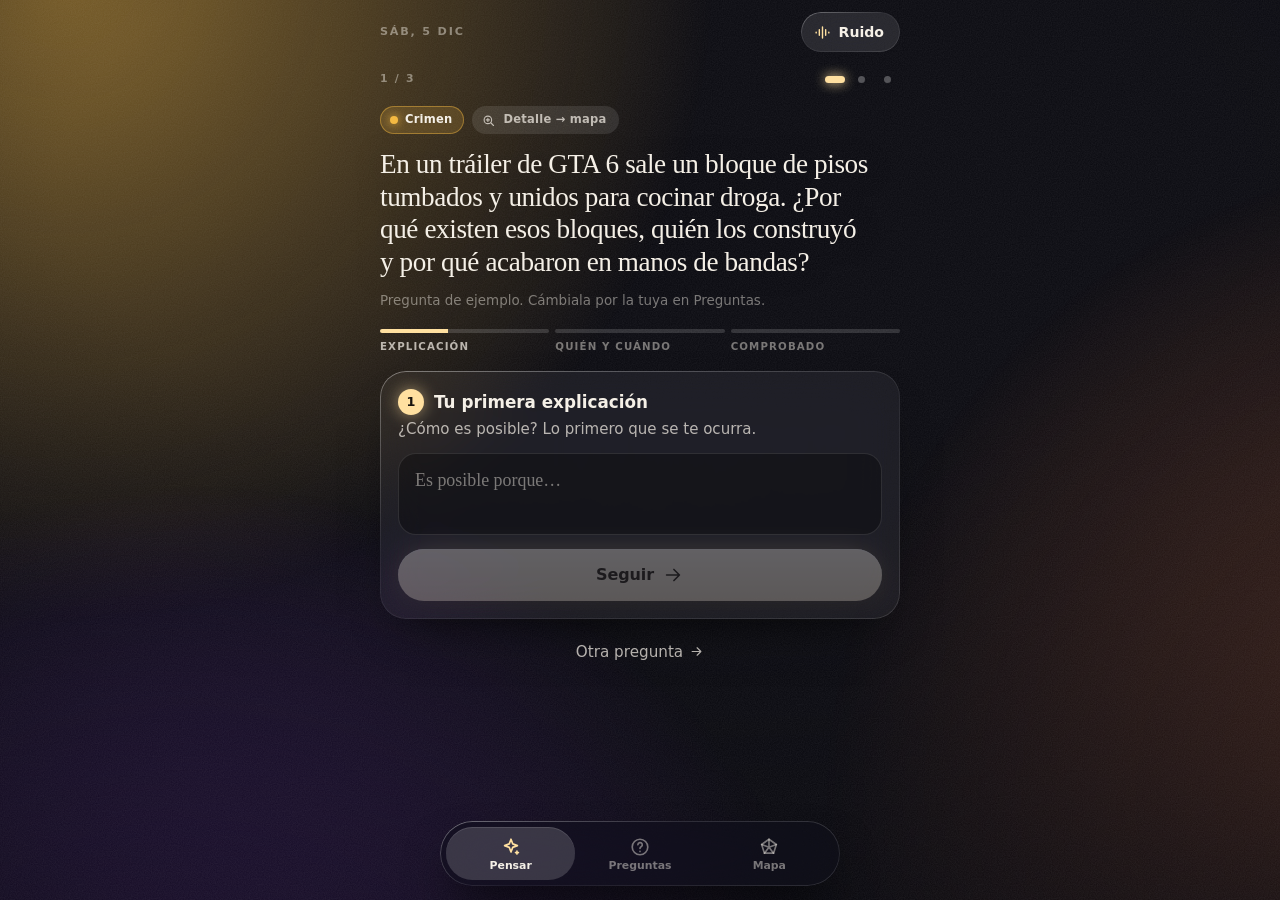
<file: index.html>
<!doctype html>
<html lang="es">
<head>
<meta charset="utf-8">
<meta name="viewport" content="width=device-width, initial-scale=1, viewport-fit=cover">
<title>Pensador</title>
<meta name="description" content="Preguntas vivas, hipótesis y mapa de lo que sé.">
<meta name="theme-color" content="#0a0a10">
<meta name="color-scheme" content="dark">
<link rel="manifest" href="manifest.webmanifest">
<link rel="icon" href="icons/icon-192.png">
<link rel="apple-touch-icon" href="icons/apple-touch-icon.png">
<meta name="apple-mobile-web-app-capable" content="yes">
<meta name="mobile-web-app-capable" content="yes">
<meta name="apple-mobile-web-app-title" content="Pensador">
<meta name="apple-mobile-web-app-status-bar-style" content="black-translucent">
<link rel="stylesheet" href="style.css">
</head>
<body>
<div id="aurora" aria-hidden="true"><i></i><i></i><i></i></div>
<div id="app"></div>
<nav id="tabs" class="tabs hair" aria-label="Secciones"></nav>
<div id="sheet" hidden></div>
<div id="toast" role="status" aria-live="polite"></div>
<input type="file" id="imp" accept="application/json,.json" hidden>
<noscript>Pensador necesita JavaScript.</noscript>
<script src="app.js"></script>
</body>
</html>
</file>
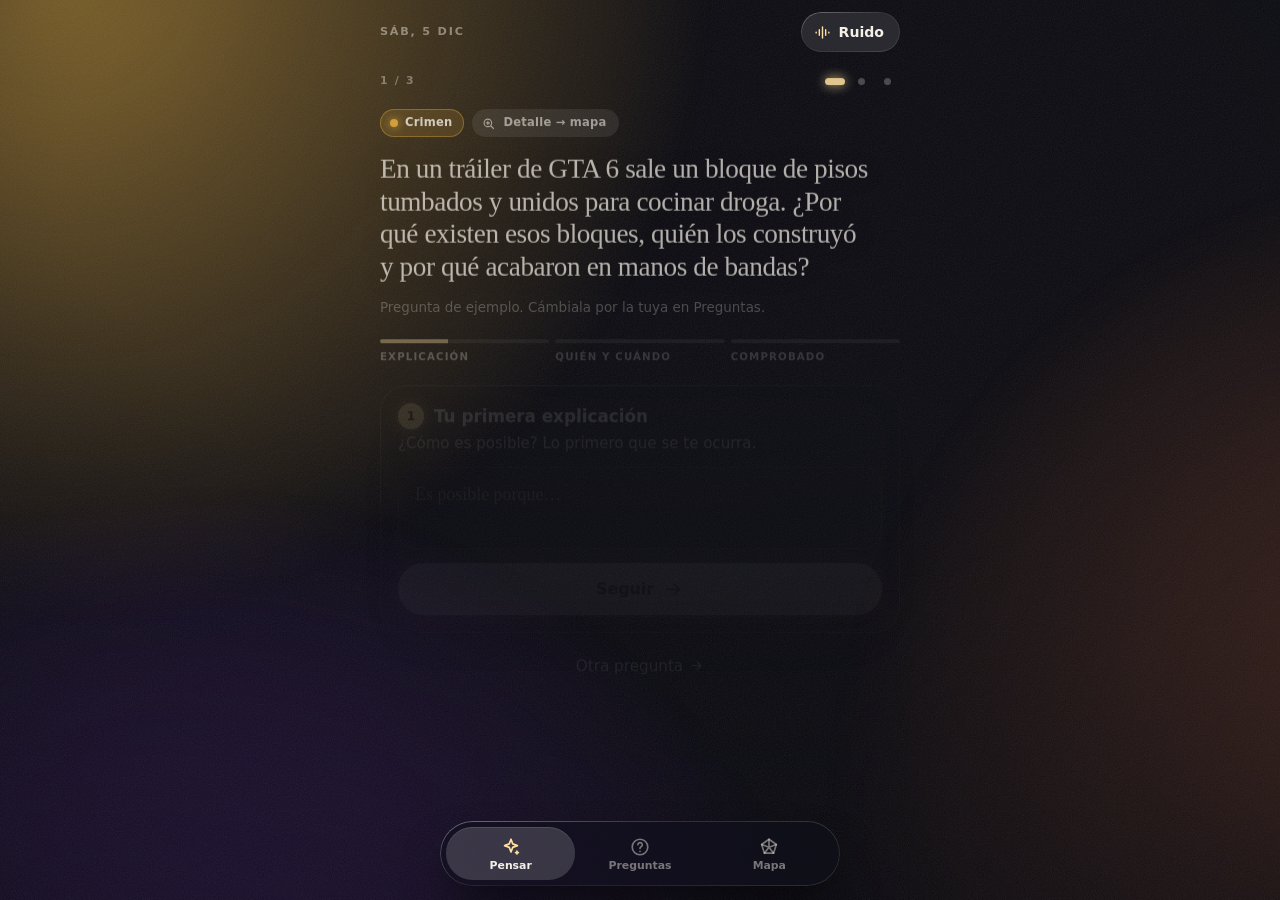
<file: actualizar.html>
<!doctype html>
<html lang="es">
<head>
<meta charset="utf-8">
<meta name="viewport" content="width=device-width, initial-scale=1">
<meta name="color-scheme" content="dark">
<title>Actualizando Pensador</title>
</head>
<body style="margin:0;background:#0a0a10;color:#f5f0e7;font:17px/1.5 -apple-system,system-ui,sans-serif;display:grid;place-items:center;min-height:100vh;text-align:center;padding:24px">
<p id="m">Actualizando Pensador…</p>
<script>
// Borra la copia guardada de la app y la vuelve a descargar. No toca tus preguntas.
(async () => {
  try {
    for (const r of await navigator.serviceWorker.getRegistrations()) await r.unregister();
    for (const k of await caches.keys()) await caches.delete(k);
  } catch (e) { /* ignorar */ }
  document.getElementById('m').textContent = 'Listo. Abriendo…';
  setTimeout(() => location.replace('./?u=' + Date.now()), 600);
})();
</script>
</body>
</html>
</file>
<file: style.css>
:root {
  --bg: #0a0a10;
  --ink: #f5f0e7;
  --ink-2: rgba(245, 240, 231, .72);
  --ink-3: rgba(245, 240, 231, .46);
  --glass: rgba(255, 255, 255, .055);
  --glass-2: rgba(255, 255, 255, .10);
  --glass-3: rgba(255, 255, 255, .16);
  --line: rgba(255, 255, 255, .11);
  --a1: #a06bff;
  --a2: #e04fb1;
  --a3: #2a3cc4;
  --acc: #ddc8ff;
  --serif: ui-serif, "New York", "Iowan Old Style", "Palatino Linotype", Georgia, serif;
  --sans: -apple-system, BlinkMacSystemFont, "SF Pro Text", "Segoe UI", Roboto, system-ui, sans-serif;
  --r: 26px;
  --r-md: 20px;
  --ease: cubic-bezier(.22, .9, .3, 1);
  --spring: cubic-bezier(.34, 1.4, .5, 1);
}

[data-pal="ember"]  { --a1: #ff7a45; --a2: #d63a6a; --a3: #4b2bd6; --acc: #ffc58f; }
[data-pal="ocean"]  { --a1: #2ec4d6; --a2: #2b6be0; --a3: #6a35c9; --acc: #9be7f2; }
[data-pal="violet"] { --a1: #a06bff; --a2: #e04fb1; --a3: #2a3cc4; --acc: #ddc8ff; }
[data-pal="forest"] { --a1: #35c98a; --a2: #12857a; --a3: #3a5bd0; --acc: #a6f0cf; }
[data-pal="gold"]   { --a1: #f4b942; --a2: #e0703a; --a3: #7a2fd0; --acc: #ffe0a0; }
[data-pal="rose"]   { --a1: #ff6b8b; --a2: #c23cc0; --a3: #3a4ad6; --acc: #ffc1d0; }
[data-pal="indigo"] { --a1: #6f8cff; --a2: #8a5cf5; --a3: #1f3fd0; --acc: #c3ccff; }

* { box-sizing: border-box; -webkit-tap-highlight-color: transparent; }
html { background: var(--bg); color-scheme: dark; }
body {
  margin: 0;
  font: 400 16px/1.5 var(--sans);
  color: var(--ink);
  -webkit-font-smoothing: antialiased;
  text-rendering: optimizeLegibility;
  -webkit-text-size-adjust: 100%;
}
body.lock { overflow: hidden; }
button, input, textarea { font: inherit; color: inherit; }
button { -webkit-appearance: none; appearance: none; cursor: pointer; }
[hidden] { display: none !important; }
p { margin: 0; }
:focus-visible { outline: 2px solid var(--acc); outline-offset: 2px; }

/* ---------- fondo ---------- */
#aurora { position: fixed; inset: 0; z-index: -1; overflow: hidden; background: var(--bg); }
#aurora i { position: absolute; width: 120vmax; height: 120vmax; border-radius: 50%; opacity: .5; will-change: transform; transition: opacity 1s; }
#aurora i:nth-child(1) { left: -55vmax; top: -62vmax; background: radial-gradient(circle, var(--a1) 0, transparent 60%); animation: d1 30s ease-in-out infinite alternate; }
#aurora i:nth-child(2) { right: -75vmax; top: 4vh; background: radial-gradient(circle, var(--a2) 0, transparent 60%); opacity: .42; animation: d2 38s ease-in-out infinite alternate; }
#aurora i:nth-child(3) { left: -45vmax; bottom: -80vmax; background: radial-gradient(circle, var(--a3) 0, transparent 62%); opacity: .6; animation: d3 44s ease-in-out infinite alternate; }
#aurora::after {
  content: ""; position: absolute; inset: 0;
  background:
    url("data:image/svg+xml;utf8,<svg xmlns='http://www.w3.org/2000/svg' width='180' height='180'><filter id='n'><feTurbulence type='fractalNoise' baseFrequency='.85' numOctaves='2' stitchTiles='stitch'/><feColorMatrix values='0 0 0 0 1 0 0 0 0 1 0 0 0 0 1 0 0 0 .55 0'/></filter><rect width='100%' height='100%' filter='url(%23n)' opacity='.13'/></svg>"),
    radial-gradient(130% 90% at 50% 20%, transparent 35%, rgba(6, 6, 12, .72) 100%);
  background-size: 180px 180px, auto;
  opacity: 1;
}
@keyframes d1 { to { transform: translate(14vmax, 10vmax) scale(1.08); } }
@keyframes d2 { to { transform: translate(-16vmax, 8vmax) scale(.94); } }
@keyframes d3 { to { transform: translate(12vmax, -12vmax) scale(1.1); } }

/* ---------- utilidades ---------- */
.hair { position: relative; }
.hair::before {
  content: ""; position: absolute; inset: 0; border-radius: inherit; padding: 1px; pointer-events: none;
  background: linear-gradient(160deg, rgba(255, 255, 255, .34), rgba(255, 255, 255, .05) 42%, rgba(255, 255, 255, .13));
  -webkit-mask: linear-gradient(#000 0 0) content-box, linear-gradient(#000 0 0);
  -webkit-mask-composite: xor;
  mask: linear-gradient(#000 0 0) content-box exclude, linear-gradient(#000 0 0);
}
.glass {
  position: relative;
  background: var(--glass);
  border-radius: var(--r);
  padding: 18px;
  margin-bottom: 12px;
  -webkit-backdrop-filter: blur(24px) saturate(1.6); backdrop-filter: blur(24px) saturate(1.6);
  box-shadow: inset 0 1px 0 rgba(255, 255, 255, .07), 0 24px 48px -28px rgba(0, 0, 0, .8);
}
.glass::before {
  content: ""; position: absolute; inset: 0; border-radius: inherit; padding: 1px; pointer-events: none;
  background: linear-gradient(160deg, rgba(255, 255, 255, .34), rgba(255, 255, 255, .05) 42%, rgba(255, 255, 255, .13));
  -webkit-mask: linear-gradient(#000 0 0) content-box, linear-gradient(#000 0 0);
  -webkit-mask-composite: xor;
  mask: linear-gradient(#000 0 0) content-box exclude, linear-gradient(#000 0 0);
}
.ic { width: 22px; height: 22px; stroke: currentColor; fill: none; stroke-width: 1.8; stroke-linecap: round; stroke-linejoin: round; flex: none; }
.ic.sm { width: 15px; height: 15px; }
.ic.fill { fill: currentColor; stroke: none; }

/* ---------- estructura ---------- */
#app {
  max-width: 560px;
  margin: 0 auto;
  min-height: 100vh;
  padding: calc(env(safe-area-inset-top) + 8px) 20px calc(132px + env(safe-area-inset-bottom));
}
.bar { display: flex; align-items: center; justify-content: space-between; min-height: 48px; margin-bottom: 10px; }
.date { font: 600 .7rem/1 var(--sans); letter-spacing: .16em; text-transform: uppercase; color: var(--ink-3); }
.pill {
  display: inline-flex; align-items: center; gap: 7px;
  height: 40px; padding: 0 16px 0 12px; border: 0; border-radius: 999px;
  background: var(--glass-2); color: var(--ink);
  -webkit-backdrop-filter: blur(20px) saturate(1.5); backdrop-filter: blur(20px) saturate(1.5);
  font: 600 .88rem var(--sans);
  transition: transform .2s var(--spring), background .2s;
}
.pill:active { transform: scale(.94); background: var(--glass-3); }
.pill .ic { width: 19px; height: 19px; color: var(--acc); }

.view.enter > * { animation: rise .6s var(--ease) both; }
.view.enter > *:nth-child(2) { animation-delay: .04s; }
.view.enter > *:nth-child(3) { animation-delay: .08s; }
.view.enter > *:nth-child(4) { animation-delay: .12s; }
.view.enter > *:nth-child(5) { animation-delay: .16s; }
.view.enter > *:nth-child(n+6) { animation-delay: .2s; }
@keyframes rise { from { opacity: 0; transform: translateY(16px); } to { opacity: 1; transform: none; } }

/* ---------- tipografía ---------- */
.eyebrow { font: 600 .68rem/1 var(--sans); letter-spacing: .16em; text-transform: uppercase; color: var(--ink-3); }
.hero {
  margin: 14px 0 24px;
  font: 500 clamp(1.8rem, 7.8vw, 2.45rem)/1.13 var(--serif);
  letter-spacing: -.015em;
  text-wrap: balance;
  text-shadow: 0 2px 30px rgba(0, 0, 0, .45);
}
.hero.lg { font-size: clamp(1.5rem, 6.4vw, 2rem); }
.hero.xl { font-size: clamp(1.32rem, 5.5vw, 1.7rem); line-height: 1.2; }
.hero.sm { font-size: 1.5rem; margin: 10px 0 18px; }
.title { margin: 4px 0 2px; font: 600 2.4rem/1.05 var(--serif); letter-spacing: -.02em; }
.sub { color: var(--ink-3); font-size: .92rem; margin-bottom: 18px; }
.lead { color: var(--ink-2); margin: 2px 0 18px; }
.help { color: var(--ink-2); font-size: .94rem; margin: 3px 0 12px; }
.center { text-align: center; }
.tip { color: var(--ink-3); font-size: .84rem; margin: 8px 4px 0; }
.empty { color: var(--ink-3); padding: 8px 4px; font-size: .95rem; }

.row { display: flex; align-items: center; gap: 10px; }
.row.between { justify-content: space-between; }
.grow { flex: 1; min-width: 0; }

/* ---------- botones y campos ---------- */
.btn {
  display: inline-flex; align-items: center; justify-content: center; gap: 8px;
  border: 0; border-radius: 999px; padding: 0 22px; min-height: 52px;
  font: 600 1rem var(--sans); letter-spacing: -.005em;
  transition: transform .2s var(--spring), opacity .2s, filter .2s;
}
.btn:active { transform: scale(.96); filter: brightness(.94); }
.btn.primary {
  background: linear-gradient(180deg, #fffaf0, #eadfcb);
  color: #19140a;
  box-shadow: inset 0 1px 0 rgba(255, 255, 255, .9), 0 14px 30px -12px rgba(0, 0, 0, .7), 0 0 34px -12px var(--acc);
}
.btn.ghost { background: var(--glass-2); color: var(--ink); box-shadow: inset 0 0 0 1px var(--line); }
.btn.sm { min-height: 44px; font-size: .92rem; padding: 0 18px; }
.btn.wide { width: 100%; }
.btn.icon { width: 50px; min-height: 50px; padding: 0; flex: none; }
.btn:disabled { opacity: .3; pointer-events: none; }
.link { display: inline-flex; align-items: center; gap: 6px; background: none; border: 0; color: var(--ink-2); font: 500 .95rem var(--sans); padding: 12px 6px; }
.link:active { color: var(--ink); }
.link.danger { color: #ff9a8c; }
.x { display: grid; place-items: center; width: 36px; height: 36px; border: 0; background: none; color: var(--ink-3); border-radius: 50%; flex: none; }
.x:active { background: var(--glass-2); }
.x .ic { width: 18px; height: 18px; }

textarea, input[type=text], input[type=search] {
  width: 100%; display: block;
  background: rgba(0, 0, 0, .3);
  border: 1px solid var(--line);
  border-radius: 18px;
  padding: 14px 16px;
  font: 400 17px/1.45 var(--sans);
  resize: none;
  -webkit-appearance: none; appearance: none;
  transition: border-color .2s, box-shadow .2s, background .2s;
}
textarea::placeholder, input::placeholder { color: var(--ink-3); }
textarea:focus, input:focus { outline: 0; border-color: var(--acc); box-shadow: 0 0 0 4px color-mix(in srgb, var(--acc) 22%, transparent); }
input[type=search]::-webkit-search-decoration, input[type=search]::-webkit-search-cancel-button { -webkit-appearance: none; }
.step textarea, .sheet-serif { font-family: var(--serif); font-size: 1.12rem; }
label { display: block; margin: 18px 0 8px; font: 600 .68rem/1.2 var(--sans); letter-spacing: .14em; text-transform: uppercase; color: var(--ink-3); }

/* ---------- etiquetas ---------- */
.tagpill, .typepill {
  display: inline-flex; align-items: center; gap: 7px;
  height: 28px; padding: 0 12px 0 10px; border-radius: 999px;
  font: 600 .72rem/1 var(--sans); letter-spacing: .02em; white-space: nowrap;
}
.tagpill { background: color-mix(in srgb, var(--c) 18%, transparent); color: var(--ink); box-shadow: inset 0 0 0 1px color-mix(in srgb, var(--c) 45%, transparent); }
.tagpill i, .chip i { width: 8px; height: 8px; border-radius: 50%; background: var(--c); box-shadow: 0 0 10px var(--c); flex: none; }
.typepill { background: var(--glass-2); color: var(--ink-2); padding-left: 9px; }
.pips { display: inline-flex; gap: 4px; }
.pips i { width: 14px; height: 4px; border-radius: 4px; background: rgba(255, 255, 255, .2); }
.pips i.on { background: var(--acc); box-shadow: 0 0 8px var(--acc); }
.st { font: 600 .66rem/1 var(--sans); letter-spacing: .08em; text-transform: uppercase; padding: 5px 8px; border-radius: 999px; font-style: normal; background: var(--glass-2); color: var(--ink-2); }
.st-viva { background: color-mix(in srgb, var(--acc) 22%, transparent); color: var(--ink); }
.tag { margin-left: auto; font: 600 .66rem/1 var(--sans); letter-spacing: .08em; text-transform: uppercase; padding: 5px 9px; border-radius: 999px; box-shadow: inset 0 0 0 1px var(--line); color: var(--ink-2); font-style: normal; }

/* ---------- pensar ---------- */
.top-eyebrow { display: flex; align-items: center; justify-content: space-between; }
.chips-row { display: flex; gap: 8px; margin-top: 14px; flex-wrap: wrap; }
.dots { display: flex; }
.dot { width: var(--dw, 26px); height: 26px; border: 0; background: none; padding: 0; position: relative; }
.dot::after { content: ""; position: absolute; left: 50%; top: 50%; width: 7px; height: 7px; margin: -3.5px 0 0 -3.5px; border-radius: 4px; background: rgba(255, 255, 255, .28); transition: .4s var(--spring); }
.dot.on::after { width: calc(var(--dw, 26px) - 6px); margin-left: calc((var(--dw, 26px) - 6px) / -2); background: var(--acc); box-shadow: 0 0 12px var(--acc); }

.rail { display: flex; gap: 6px; list-style: none; padding: 0; margin: 0 0 20px; }
.rail li { flex: 1; display: grid; gap: 8px; font: 600 .64rem/1 var(--sans); letter-spacing: .11em; text-transform: uppercase; color: var(--ink-3); }
.rail i { display: block; height: 4px; border-radius: 4px; background: rgba(255, 255, 255, .15); }
.rail .done, .rail .now { color: var(--ink-2); }
.rail .done i { background: var(--acc); box-shadow: 0 0 10px color-mix(in srgb, var(--acc) 60%, transparent); }
.rail .now i { background: linear-gradient(90deg, var(--acc) 40%, rgba(255, 255, 255, .15) 40%); }

.quote {
  display: block; width: 100%; text-align: left; border: 0;
  margin-bottom: 10px; padding: 14px 18px;
  background: var(--glass); border-radius: var(--r-md);
  -webkit-backdrop-filter: blur(18px); backdrop-filter: blur(18px);
  transition: transform .2s var(--spring), background .2s;
}
.quote:active { background: var(--glass-2); transform: scale(.985); }
.quote small { display: block; margin-bottom: 5px; font: 600 .64rem/1 var(--sans); letter-spacing: .14em; text-transform: uppercase; color: var(--ink-3); }
.quote span { font: 400 1.05rem/1.4 var(--serif); }

.step-h { display: flex; align-items: center; gap: 10px; font: 600 1.05rem var(--sans); }
.step-h b {
  display: grid; place-items: center; width: 26px; height: 26px; border-radius: 50%;
  background: var(--acc); color: #17130d; font: 700 .8rem var(--sans);
  box-shadow: 0 0 16px color-mix(in srgb, var(--acc) 55%, transparent);
}
.step .btn.wide { margin-top: 14px; }

.ev { display: flex; gap: 12px; padding: 11px 0; border-top: 1px solid var(--line); align-items: flex-start; }
.ev time { flex: none; min-width: 48px; padding-top: 3px; font-size: .78rem; color: var(--ink-3); }
.ev span { flex: 1; white-space: pre-wrap; overflow-wrap: anywhere; font: 400 1rem/1.45 var(--serif); }
.ev .x { margin: -6px -8px -6px 0; }
.evadd { display: flex; gap: 10px; margin-top: 14px; }
.actions { display: flex; gap: 10px; flex-wrap: wrap; margin: 4px 0 6px; }
.actions .btn { flex: 1; }

/* ---------- preguntas ---------- */
.titlerow { display: flex; align-items: flex-end; justify-content: space-between; gap: 12px; margin-bottom: 4px; }
.fab { width: 52px; min-height: 52px; padding: 0; flex: none; }
.newbox .tip { margin: 12px 2px 0; }

.seg2 { display: inline-flex; padding: 3px; border-radius: 999px; background: rgba(0, 0, 0, .3); box-shadow: inset 0 0 0 1px var(--line); }
.seg2 button { border: 0; background: none; border-radius: 999px; padding: 9px 14px; font: 600 .8rem var(--sans); color: var(--ink-2); white-space: nowrap; transition: background .25s, color .25s; }
.seg2 button.on { background: var(--ink); color: #17130d; }
.seg2.wide { display: flex; width: 100%; }
.seg2.wide button { flex: 1; }

.search { display: flex; align-items: center; gap: 10px; padding: 0 8px 0 16px; height: 50px; margin: 14px 0 12px; border-radius: 999px; }
.search .ic { color: var(--ink-3); width: 20px; height: 20px; }
.search input { background: transparent; border: 0; padding: 0; height: 100%; font-size: 1rem; box-shadow: none !important; }
.search .x[hidden] { display: none; }

.hs { display: flex; gap: 8px; overflow-x: auto; margin: 0 -20px; padding: 2px 20px 4px; scrollbar-width: none; -webkit-overflow-scrolling: touch; }
.hs::-webkit-scrollbar { display: none; }
.chip {
  flex: none; display: inline-flex; align-items: center; gap: 8px;
  min-height: 38px; padding: 0 15px; border-radius: 999px; border: 0;
  background: var(--glass); color: var(--ink-2); font: 600 .84rem var(--sans);
  box-shadow: inset 0 0 0 1px var(--line);
  transition: background .25s, color .25s, transform .2s var(--spring);
}
.chip:active { transform: scale(.95); }
.chip.on { background: var(--ink); color: #17130d; box-shadow: none; }
.chip.on i { box-shadow: none; }
.filters { display: grid; gap: 10px; }

.sec { display: flex; align-items: baseline; justify-content: space-between; margin: 28px 2px 12px; }
.sec h2 { margin: 0; font: 700 .72rem/1 var(--sans); letter-spacing: .16em; text-transform: uppercase; color: var(--ink-2); }
.sec span { font-size: .8rem; color: var(--ink-3); }

.car { display: flex; gap: 12px; overflow-x: auto; margin: 0 -20px; padding: 4px 20px 16px; scroll-snap-type: x mandatory; scroll-padding: 0 20px; scrollbar-width: none; -webkit-overflow-scrolling: touch; }
.car::-webkit-scrollbar { display: none; }
.vcard {
  position: relative; flex: 0 0 80%; min-height: 232px; scroll-snap-align: start;
  border-radius: var(--r); overflow: hidden;
  background: rgba(14, 14, 22, .6);
  box-shadow: 0 28px 44px -28px rgba(0, 0, 0, .85);
}
.vcard::after {
  content: ""; position: absolute; inset: 0; pointer-events: none;
  background:
    linear-gradient(180deg, transparent 38%, rgba(0, 0, 0, .38)),
    radial-gradient(120% 95% at 0% 0%, var(--a1), transparent 62%),
    radial-gradient(100% 100% at 100% 100%, var(--a3), transparent 62%);
  opacity: .8;
}
.vc-main { position: relative; z-index: 1; display: flex; flex-direction: column; align-items: flex-start; gap: 14px; width: 100%; height: 100%; min-height: 232px; padding: 18px; border: 0; background: none; text-align: left; }
.vc-t { font: 500 1.28rem/1.25 var(--serif); letter-spacing: -.01em; display: -webkit-box; -webkit-line-clamp: 5; -webkit-box-orient: vertical; overflow: hidden; flex: 1; }
.vc-b { display: flex; align-items: center; gap: 10px; width: 100%; }
.vc-b .go { margin-left: auto; display: grid; place-items: center; width: 38px; height: 38px; border-radius: 50%; background: var(--ink); color: #17130d; }
.vc-b .go .ic { width: 18px; height: 18px; }
.vc-more { position: absolute; z-index: 2; top: 10px; right: 8px; display: grid; place-items: center; width: 38px; height: 38px; border: 0; background: none; color: var(--ink-2); border-radius: 50%; }
.vc-more:active { background: var(--glass-2); }

.vgrid { display: grid; grid-template-columns: repeat(2, minmax(0, 1fr)); gap: 10px; }
.vcard.tile { flex: none; min-height: 204px; border-radius: 22px; }
.tile .vc-main { min-height: 204px; padding: 14px 14px 12px; gap: 10px; }
.tile .tagpill { height: 24px; padding: 0 9px 0 8px; font-size: .66rem; gap: 6px; max-width: calc(100% - 34px); }
.tile .vc-t { font-size: 1rem; line-height: 1.26; -webkit-line-clamp: 6; }
.tile .vc-b { gap: 8px; }
.tile .vc-b .go { width: 32px; height: 32px; }
.tile .vc-b .go .ic { width: 16px; height: 16px; }
.tile .vc-more { top: 6px; right: 4px; width: 34px; height: 34px; }
.tyic { display: grid; place-items: center; width: 26px; height: 26px; border-radius: 50%; background: var(--glass-2); color: var(--ink-2); }
.tyic .ic { width: 14px; height: 14px; }
.vc-b .pips { flex: 1; }

.ilist { margin: 14px 0 4px; }
.irow { display: flex; gap: 12px; align-items: flex-start; padding: 14px 0; border-top: 1px solid var(--line); }
.irow:first-child { border-top: 0; }
.ir-body { flex: 1; min-width: 0; }
.ir-m { display: inline-flex; align-items: center; gap: 7px; font: 600 .68rem/1 var(--sans); letter-spacing: .06em; text-transform: uppercase; color: var(--ink-3); }
.ir-m i { width: 7px; height: 7px; border-radius: 50%; background: var(--c); box-shadow: 0 0 8px var(--c); }
.ir-body p { margin-top: 8px; font: 500 1.04rem/1.35 var(--serif); }
.addbtn { display: grid; place-items: center; flex: none; width: 42px; height: 42px; border: 0; border-radius: 50%; background: var(--glass-2); color: var(--ink); box-shadow: inset 0 0 0 1px var(--line); transition: transform .2s var(--spring), background .2s; }
.addbtn:active { transform: scale(.9); background: var(--glass-3); }
.chip small { opacity: .6; font-weight: 500; font-size: .76rem; }

.qlist { display: grid; gap: 8px; }
.qrow {
  display: flex; align-items: center; gap: 12px; width: 100%; text-align: left;
  padding: 14px 12px 14px 16px; border: 0; border-radius: var(--r-md);
  background: var(--glass);
  transition: transform .2s var(--spring), background .2s;
}
.qrow:active { background: var(--glass-2); transform: scale(.985); }
.dotc { width: 9px; height: 9px; border-radius: 50%; background: var(--c); box-shadow: 0 0 12px var(--c); flex: none; }
.qr-body { flex: 1; min-width: 0; }
.qr-t { display: -webkit-box; -webkit-line-clamp: 3; -webkit-box-orient: vertical; overflow: hidden; font: 500 1.03rem/1.32 var(--serif); }
.qr-m { display: block; margin-top: 6px; font-size: .76rem; color: var(--ink-3); }
.qr-r { display: flex; align-items: center; gap: 8px; color: var(--ink-3); flex: none; }
.qr-r .ic { width: 18px; height: 18px; }

details.group { margin-top: 12px; border-radius: var(--r-md); background: var(--glass); position: relative; }
details.group::before {
  content: ""; position: absolute; inset: 0; border-radius: inherit; padding: 1px; pointer-events: none;
  background: linear-gradient(160deg, rgba(255, 255, 255, .26), rgba(255, 255, 255, .04) 45%, rgba(255, 255, 255, .1));
  -webkit-mask: linear-gradient(#000 0 0) content-box, linear-gradient(#000 0 0);
  -webkit-mask-composite: xor;
  mask: linear-gradient(#000 0 0) content-box exclude, linear-gradient(#000 0 0);
}
details.group summary { list-style: none; display: flex; align-items: center; gap: 12px; padding: 16px 16px; font: 600 1rem var(--sans); cursor: pointer; }
details.group summary::-webkit-details-marker { display: none; }
details.group summary .n { margin-left: auto; color: var(--ink-3); font-weight: 500; font-size: .9rem; }
details.group summary .ic { width: 18px; height: 18px; color: var(--ink-3); transition: transform .3s var(--ease); }
details.group[open] summary .ic { transform: rotate(180deg); }
details.group > .gbody { padding: 0 10px 12px; }
details.group .glass { margin: 0 6px; background: rgba(0, 0, 0, .22); box-shadow: none; }
details.group .glass::before { display: none; }

.idea { flex: 0 0 76%; scroll-snap-align: start; margin: 0; padding: 18px; display: flex; flex-direction: column; gap: 12px; }
.idea .kind { font: 700 .64rem/1 var(--sans); letter-spacing: .14em; text-transform: uppercase; color: var(--acc); }
.idea p { flex: 1; font: 500 1.08rem/1.35 var(--serif); }

.consult .qt { font: 500 1.1rem/1.3 var(--serif); }
.consult .miss { margin-top: 6px; color: var(--ink-2); font-size: .92rem; }
.consult .btn { margin-top: 14px; }

/* ---------- mapa ---------- */
.radar { padding: 8px 6px 4px; }
.radar svg { display: block; width: 100%; height: auto; }
.radar .ring { fill: none; stroke: rgba(255, 255, 255, .1); stroke-width: 1; }
.radar .axis { stroke: rgba(255, 255, 255, .08); stroke-width: 1; }
.radar .shape { fill: var(--a1); fill-opacity: .3; stroke: var(--acc); stroke-width: 1.8; stroke-linejoin: round; filter: drop-shadow(0 0 8px var(--acc)); }
.radar .vtx { fill: var(--acc); }
.radar text { fill: var(--ink-2); font: 500 10.5px var(--sans); }
.node { padding: 14px 16px 10px; }
.node-h { display: flex; align-items: center; gap: 6px; }
.nname { background: transparent !important; border: 0 !important; border-radius: 0; padding: 4px 0 !important; font: 600 1.1rem var(--serif) !important; box-shadow: none !important; }
.segs { display: flex; gap: 6px; margin: 10px 0 8px; }
.seg { flex: 1; height: 12px; border: 0; border-radius: 6px; background: rgba(255, 255, 255, .14); padding: 0; transition: background .3s; position: relative; }
.seg::before { content: ""; position: absolute; inset: -14px -2px; }
.seg.on { background: linear-gradient(90deg, var(--a1), var(--acc)); box-shadow: 0 0 12px color-mix(in srgb, var(--a1) 55%, transparent); }
.lvl-name { font-size: .8rem; color: var(--ink-3); margin-bottom: 4px; }
.node textarea { margin-top: 8px; font-size: 16px; }
.node .btn { margin: 10px 0 6px; }
.addrow { display: flex; gap: 10px; align-items: center; padding: 10px 10px 10px 14px; border-radius: 999px; }
.addrow input { background: transparent; border: 0; padding: 8px 4px; box-shadow: none !important; }

/* ---------- navegación ---------- */
.tabs {
  position: fixed; left: 50%; bottom: calc(14px + env(safe-area-inset-bottom)); z-index: 10;
  transform: translateX(-50%);
  width: min(calc(100% - 32px), 400px);
  display: flex; padding: 6px; border-radius: 999px;
  background: rgba(16, 16, 26, .6);
  -webkit-backdrop-filter: blur(30px) saturate(1.8); backdrop-filter: blur(30px) saturate(1.8);
  box-shadow: 0 26px 50px -14px rgba(0, 0, 0, .75), inset 0 1px 0 rgba(255, 255, 255, .08);
}
.tabs .ind { position: absolute; top: 6px; bottom: 6px; left: 6px; width: calc((100% - 12px) / 3); border-radius: 999px; background: var(--glass-3); box-shadow: inset 0 1px 0 rgba(255, 255, 255, .12); transform: translateX(calc(var(--i, 0) * 100%)); transition: transform .5s var(--spring); }
.tabs button {
  position: relative; flex: 1; display: flex; flex-direction: column; align-items: center; gap: 3px;
  border: 0; background: none; color: var(--ink-3);
  padding: 9px 0 8px; border-radius: 999px; font: 600 .68rem/1 var(--sans);
  transition: color .3s;
}
.tabs button.on { color: var(--ink); }
.tabs button.on .ic { color: var(--acc); }

/* ---------- hojas ---------- */
#sheet { position: fixed; inset: 0; z-index: 30; display: flex; align-items: flex-end; justify-content: center; }
.backdrop { position: absolute; inset: 0; background: rgba(4, 4, 8, .62); -webkit-backdrop-filter: blur(8px); backdrop-filter: blur(8px); animation: fade .3s; }
.panel {
  position: relative; width: 100%; max-width: 560px; max-height: 92vh; overflow-y: auto; overscroll-behavior: contain;
  padding: 8px 22px calc(28px + env(safe-area-inset-bottom));
  background: rgba(22, 22, 34, .88);
  border-radius: 34px 34px 0 0;
  -webkit-backdrop-filter: blur(36px) saturate(1.7); backdrop-filter: blur(36px) saturate(1.7);
  animation: sheet .5s var(--ease);
}
.panel::before {
  content: ""; position: absolute; inset: 0; border-radius: inherit; padding: 1px; pointer-events: none;
  background: linear-gradient(180deg, rgba(255, 255, 255, .3), rgba(255, 255, 255, .04) 40%);
  -webkit-mask: linear-gradient(#000 0 0) content-box, linear-gradient(#000 0 0);
  -webkit-mask-composite: xor;
  mask: linear-gradient(#000 0 0) content-box exclude, linear-gradient(#000 0 0);
}
.handle { position: relative; width: 42px; height: 5px; border-radius: 5px; background: rgba(255, 255, 255, .26); margin: 6px auto 16px; touch-action: none; }
.handle::before { content: ""; position: absolute; inset: -16px -90px; }
.panel .btn.wide { margin-top: 18px; }
.panel .head { display: flex; align-items: center; gap: 8px; flex-wrap: wrap; }
.panel .head .st { margin-left: auto; }
.panel .tagscroll { margin-top: 8px; }
.ro { margin-top: 2px; padding: 12px 14px; border-radius: 16px; background: rgba(0, 0, 0, .25); }
.ro p { font: 400 1.02rem/1.45 var(--serif); white-space: pre-wrap; overflow-wrap: anywhere; }
@keyframes sheet { from { transform: translateY(60px); opacity: 0; } to { transform: none; opacity: 1; } }
@keyframes fade { from { opacity: 0; } }

#toast {
  position: fixed; left: 50%; bottom: calc(96px + env(safe-area-inset-bottom)); z-index: 40;
  transform: translate(-50%, 16px) scale(.96); width: max-content; max-width: 88vw; text-align: center;
  padding: 13px 20px; border-radius: 999px; font-size: .92rem; font-weight: 600;
  background: rgba(245, 240, 231, .96); color: #17130d; box-shadow: 0 16px 40px -10px rgba(0, 0, 0, .7);
  opacity: 0; pointer-events: none; transition: opacity .3s, transform .45s var(--spring);
}
#toast.show { opacity: 1; transform: translate(-50%, 0) scale(1); }
.warn { margin: 0 0 12px; padding: 12px 14px; border-radius: 16px; border: 1px solid #ff9a8c; color: #ffb4a8; font-size: .9rem; }

@media (prefers-reduced-motion: reduce) {
  *, *::before, *::after { animation: none !important; transition: none !important; }
}
</file>
